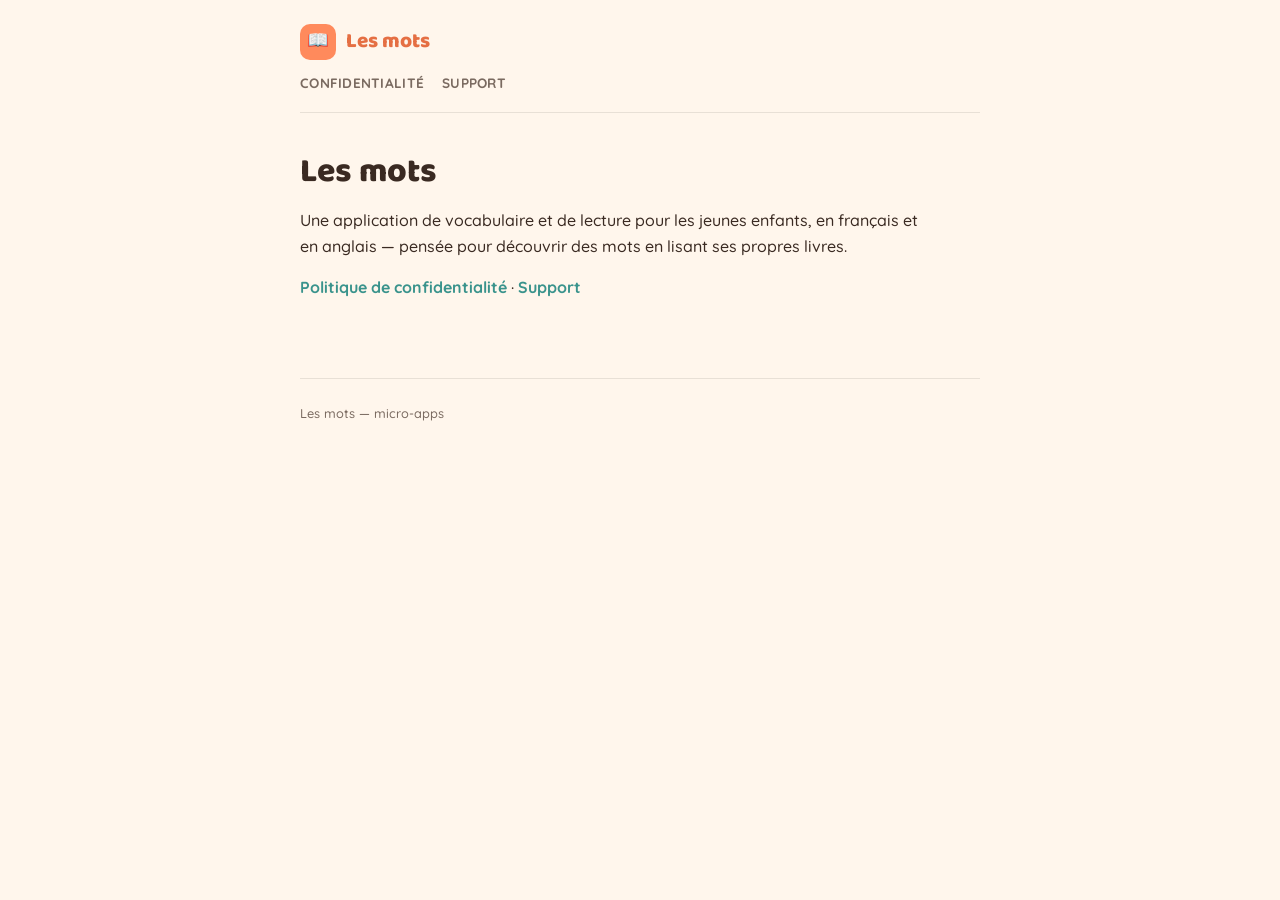
<file: index.html>
<!DOCTYPE html>
<html lang="fr">
<head>
<meta charset="UTF-8">
<meta name="viewport" content="width=device-width, initial-scale=1.0">
<title>Les mots</title>
<link rel="preconnect" href="https://fonts.googleapis.com">
<link rel="preconnect" href="https://fonts.gstatic.com" crossorigin>
<link href="https://fonts.googleapis.com/css2?family=Baloo+2:wght@600;700;800&family=Quicksand:wght@500;600;700&display=swap" rel="stylesheet">
<link rel="stylesheet" href="style.css">
</head>
<body>
<div class="wrap">
  <header>
    <a class="brand" href="index.html"><span class="brand-mark">📖</span> Les mots</a>
    <nav>
      <a href="privacy.html">Confidentialité</a>
      <a href="support.html">Support</a>
    </nav>
  </header>

  <main>
    <h1>Les mots</h1>
    <p>Une application de vocabulaire et de lecture pour les jeunes enfants, en français et en anglais — pensée pour découvrir des mots en lisant ses propres livres.</p>
    <p><a class="mail" href="privacy.html">Politique de confidentialité</a> · <a class="mail" href="support.html">Support</a></p>
  </main>

  <footer>Les mots — micro-apps</footer>
</div>
</body>
</html>
</file>
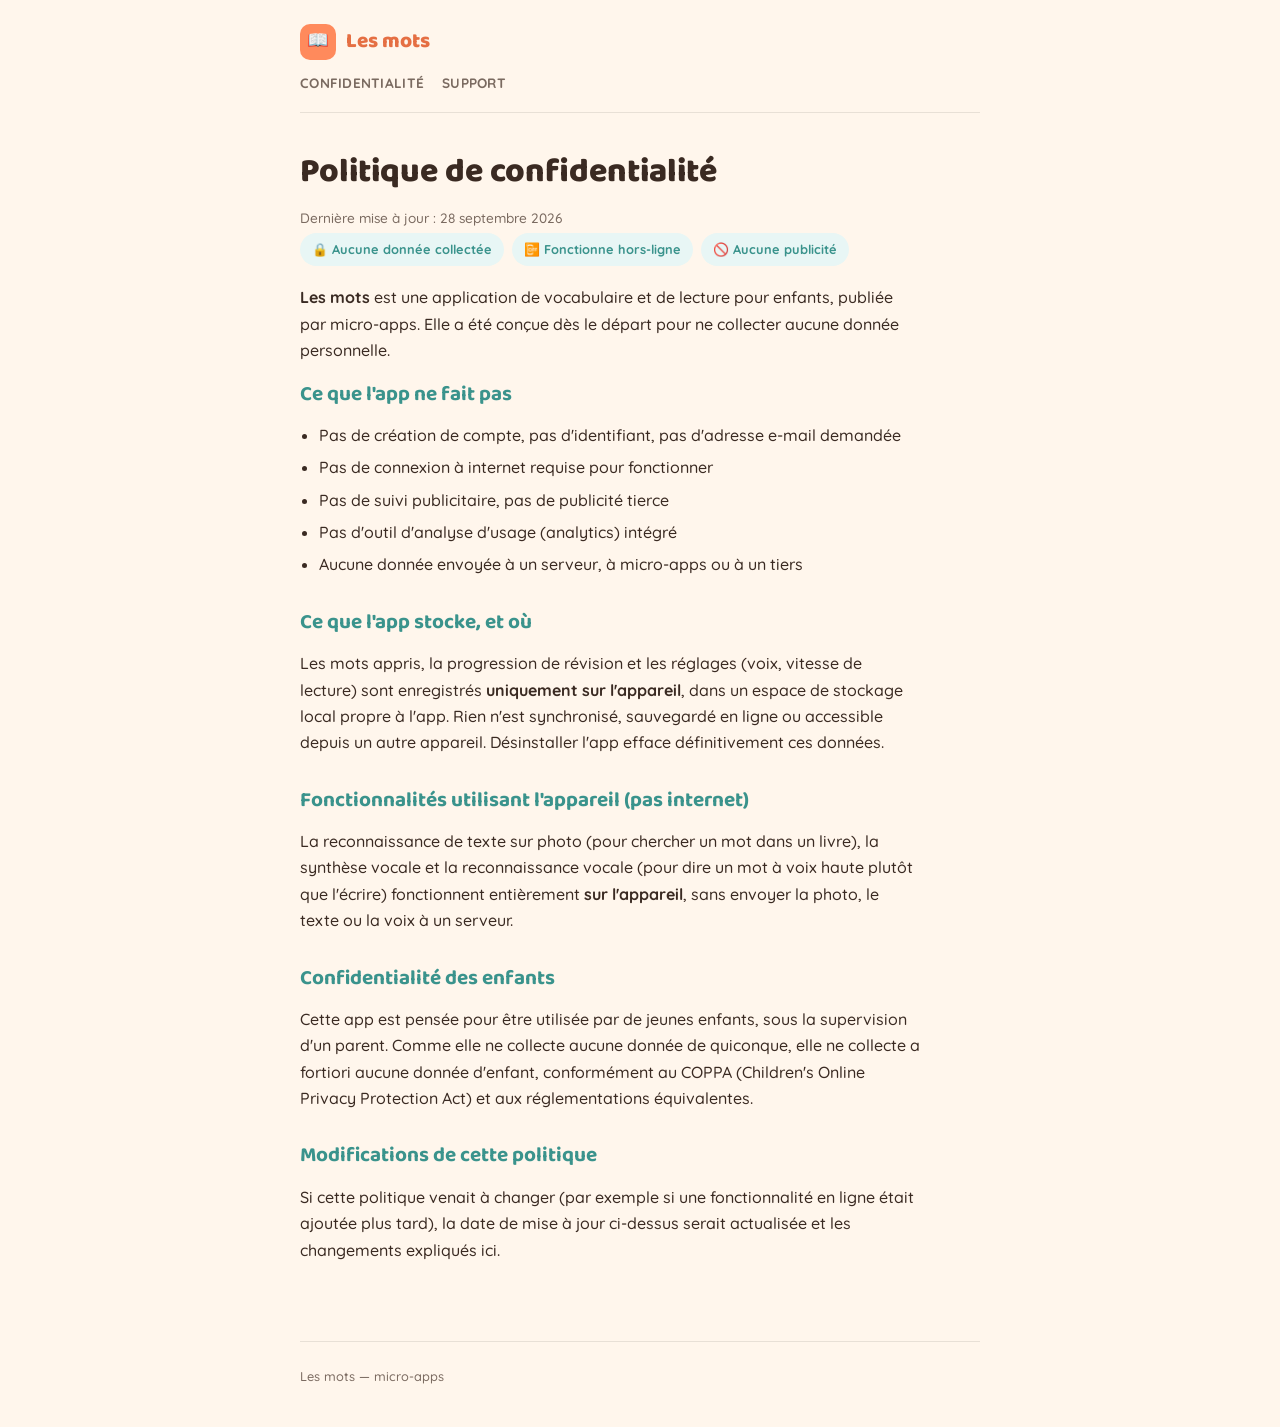
<file: privacy.html>
<!DOCTYPE html>
<html lang="fr">
<head>
<meta charset="UTF-8">
<meta name="viewport" content="width=device-width, initial-scale=1.0">
<title>Politique de confidentialité — Les mots</title>
<link rel="preconnect" href="https://fonts.googleapis.com">
<link rel="preconnect" href="https://fonts.gstatic.com" crossorigin>
<link href="https://fonts.googleapis.com/css2?family=Baloo+2:wght@600;700;800&family=Quicksand:wght@500;600;700&display=swap" rel="stylesheet">
<link rel="stylesheet" href="style.css">
</head>
<body>
<div class="wrap">
  <header>
    <a class="brand" href="index.html"><span class="brand-mark">📖</span> Les mots</a>
    <nav>
      <a href="privacy.html">Confidentialité</a>
      <a href="support.html">Support</a>
    </nav>
  </header>

  <main>
    <h1>Politique de confidentialité</h1>
    <p class="updated">Dernière mise à jour : 28 septembre 2026</p>

    <div class="badge-row">
      <span class="badge">🔒 Aucune donnée collectée</span>
      <span class="badge">📴 Fonctionne hors-ligne</span>
      <span class="badge">🚫 Aucune publicité</span>
    </div>

    <p><strong>Les mots</strong> est une application de vocabulaire et de lecture pour enfants, publiée par micro-apps. Elle a été conçue dès le départ pour ne collecter aucune donnée personnelle.</p>

    <h2>Ce que l'app ne fait pas</h2>
    <ul>
      <li>Pas de création de compte, pas d'identifiant, pas d'adresse e-mail demandée</li>
      <li>Pas de connexion à internet requise pour fonctionner</li>
      <li>Pas de suivi publicitaire, pas de publicité tierce</li>
      <li>Pas d'outil d'analyse d'usage (analytics) intégré</li>
      <li>Aucune donnée envoyée à un serveur, à micro-apps ou à un tiers</li>
    </ul>

    <h2>Ce que l'app stocke, et où</h2>
    <p>Les mots appris, la progression de révision et les réglages (voix, vitesse de lecture) sont enregistrés <strong>uniquement sur l'appareil</strong>, dans un espace de stockage local propre à l'app. Rien n'est synchronisé, sauvegardé en ligne ou accessible depuis un autre appareil. Désinstaller l'app efface définitivement ces données.</p>

    <h2>Fonctionnalités utilisant l'appareil (pas internet)</h2>
    <p>La reconnaissance de texte sur photo (pour chercher un mot dans un livre), la synthèse vocale et la reconnaissance vocale (pour dire un mot à voix haute plutôt que l'écrire) fonctionnent entièrement <strong>sur l'appareil</strong>, sans envoyer la photo, le texte ou la voix à un serveur.</p>

    <h2>Confidentialité des enfants</h2>
    <p>Cette app est pensée pour être utilisée par de jeunes enfants, sous la supervision d'un parent. Comme elle ne collecte aucune donnée de quiconque, elle ne collecte a fortiori aucune donnée d'enfant, conformément au COPPA (Children's Online Privacy Protection Act) et aux réglementations équivalentes.</p>

    <h2>Modifications de cette politique</h2>
    <p>Si cette politique venait à changer (par exemple si une fonctionnalité en ligne était ajoutée plus tard), la date de mise à jour ci-dessus serait actualisée et les changements expliqués ici.</p>
  </main>

  <footer>Les mots — micro-apps</footer>
</div>
</body>
</html>
</file>
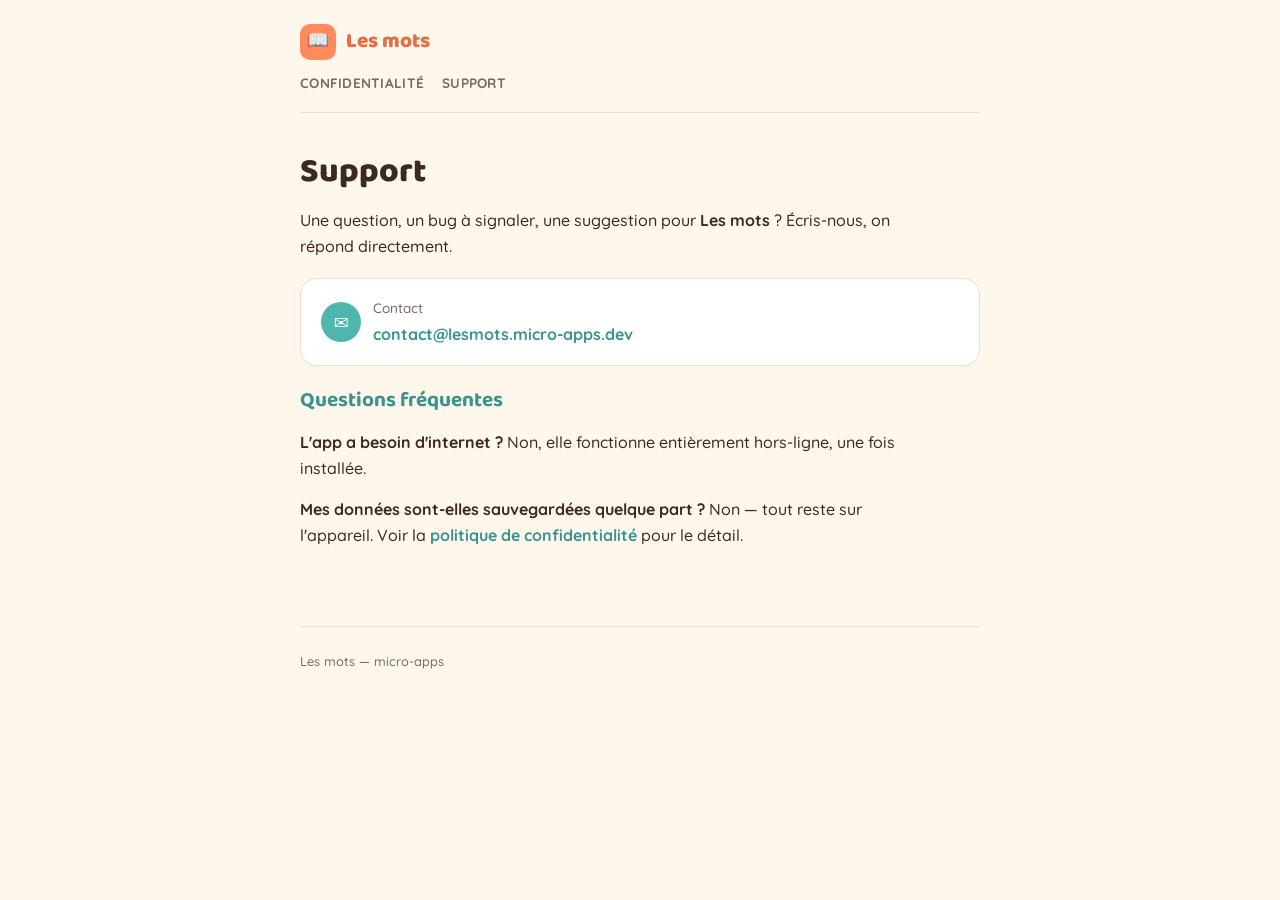
<file: support.html>
<!DOCTYPE html>
<html lang="fr">
<head>
<meta charset="UTF-8">
<meta name="viewport" content="width=device-width, initial-scale=1.0">
<title>Support — Les mots</title>
<link rel="preconnect" href="https://fonts.googleapis.com">
<link rel="preconnect" href="https://fonts.gstatic.com" crossorigin>
<link href="https://fonts.googleapis.com/css2?family=Baloo+2:wght@600;700;800&family=Quicksand:wght@500;600;700&display=swap" rel="stylesheet">
<link rel="stylesheet" href="style.css">
</head>
<body>
<div class="wrap">
  <header>
    <a class="brand" href="index.html"><span class="brand-mark">📖</span> Les mots</a>
    <nav>
      <a href="privacy.html">Confidentialité</a>
      <a href="support.html">Support</a>
    </nav>
  </header>

  <main>
    <h1>Support</h1>
    <p>Une question, un bug à signaler, une suggestion pour <strong>Les mots</strong> ? Écris-nous, on répond directement.</p>

    <div class="card">
      <div class="contact-row">
        <span class="contact-icon">✉️</span>
        <div>
          <div style="font-size:0.85rem;color:var(--ink-soft);margin-bottom:2px;">Contact</div>
          <a class="mail" href="mailto:contact@lesmots.micro-apps.dev">contact@lesmots.micro-apps.dev</a>
        </div>
      </div>
    </div>

    <h2>Questions fréquentes</h2>
    <p><strong>L'app a besoin d'internet ?</strong> Non, elle fonctionne entièrement hors-ligne, une fois installée.</p>
    <p><strong>Mes données sont-elles sauvegardées quelque part ?</strong> Non — tout reste sur l'appareil. Voir la <a class="mail" href="privacy.html">politique de confidentialité</a> pour le détail.</p>
  </main>

  <footer>Les mots — micro-apps</footer>
</div>
</body>
</html>
</file>
<file: style.css>
:root {
  --cream: #FFF6EC;
  --coral: #FF8A5C;
  --coral-deep: #E56F43;
  --teal: #4FB6AE;
  --teal-deep: #3A938C;
  --ink: #3A2A22;
  --ink-soft: #7A6A60;
  --border: #E8E0D6;
  --white: #FFFFFF;
  --font-display: 'Baloo 2', system-ui, sans-serif;
  --font-body: 'Quicksand', system-ui, sans-serif;
}

* { box-sizing: border-box; }

body {
  margin: 0;
  background: var(--cream);
  color: var(--ink);
  font-family: var(--font-body);
  font-weight: 500;
  line-height: 1.65;
  padding: 0 20px;
}

.wrap { max-width: 680px; margin: 0 auto; }

header {
  padding: 24px 0 12px;
  border-bottom: 1px solid var(--border);
}

.brand {
  display: flex;
  align-items: center;
  gap: 10px;
  font-family: var(--font-display);
  font-weight: 800;
  font-size: 1.3rem;
  color: var(--coral-deep);
  text-decoration: none;
}

.brand-mark {
  width: 36px; height: 36px; border-radius: 10px;
  background: var(--coral);
  display: flex; align-items: center; justify-content: center;
  font-size: 1.1rem;
  flex-shrink: 0;
}

nav { display: flex; gap: 18px; margin-top: 12px; }

nav a {
  font-family: var(--font-body);
  font-weight: 700;
  font-size: 0.85rem;
  letter-spacing: 0.02em;
  text-transform: uppercase;
  color: var(--ink-soft);
  text-decoration: none;
  border-bottom: 2px solid transparent;
  padding-bottom: 4px;
}

nav a:hover, nav a:focus-visible { color: var(--coral-deep); border-bottom-color: var(--coral); }

main { padding: 32px 0 64px; }

h1 {
  font-family: var(--font-display);
  font-weight: 800;
  font-size: clamp(1.6rem, 5vw, 2.1rem);
  margin: 0 0 6px;
  color: var(--ink);
}

.updated { font-size: 0.85rem; color: var(--ink-soft); margin: 0 0 4px; }

h2 {
  font-family: var(--font-display);
  font-weight: 700;
  font-size: 1.3rem;
  color: var(--teal-deep);
  margin: 28px 0 10px;
}
h2:first-of-type { margin-top: 8px; }

p { margin: 0 0 14px; max-width: 62ch; }
ul { margin: 0 0 14px; padding-left: 1.2em; max-width: 62ch; }
li { margin-bottom: 6px; }
strong { color: var(--ink); }

.card {
  background: var(--white);
  border: 1px solid var(--border);
  border-radius: 16px;
  padding: 18px 20px;
  margin: 18px 0;
}

.contact-row { display: flex; align-items: center; gap: 12px; flex-wrap: wrap; }

.contact-icon {
  width: 40px; height: 40px; border-radius: 20px;
  background: var(--teal);
  color: var(--white);
  display: flex; align-items: center; justify-content: center;
  font-size: 1.1rem;
  flex-shrink: 0;
}

a.mail {
  color: var(--teal-deep);
  font-family: var(--font-body);
  font-weight: 700;
  text-decoration: none;
  word-break: break-word;
}
a.mail:hover, a.mail:focus-visible { text-decoration: underline; }

.badge-row { display: flex; flex-wrap: wrap; gap: 8px; margin: 4px 0 18px; }
.badge {
  font-family: var(--font-body);
  font-weight: 700;
  font-size: 0.8rem;
  color: var(--teal-deep);
  background: #E8F6F5;
  border-radius: 999px;
  padding: 6px 12px;
}

footer {
  max-width: 680px;
  margin: 0 auto;
  padding: 24px 0 40px;
  border-top: 1px solid var(--border);
  font-size: 0.8rem;
  color: var(--ink-soft);
}
</file>
